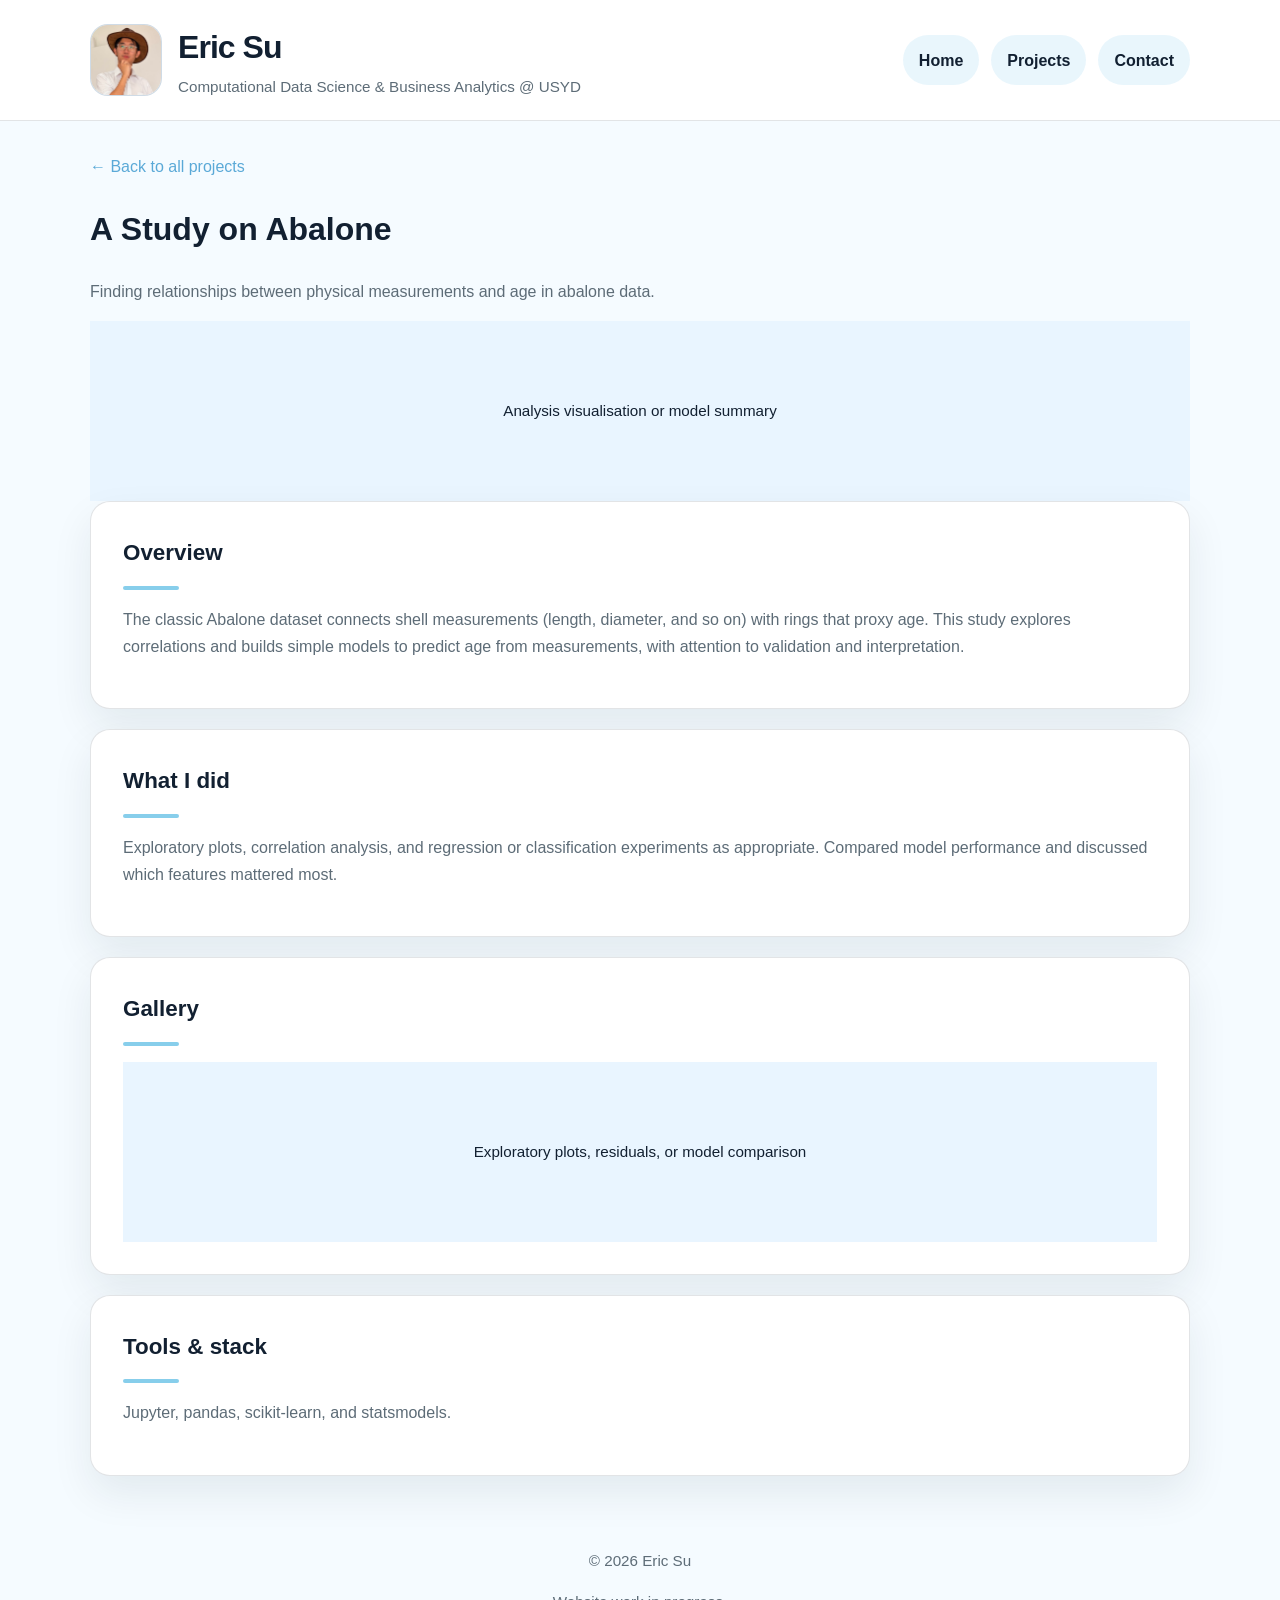
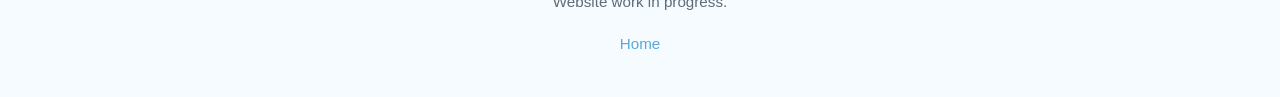
<file: projects/abalone-study.html>
<!DOCTYPE html>
<html lang="en">
<head>
  <meta charset="UTF-8" />
  <meta name="viewport" content="width=device-width, initial-scale=1.0" />
  <title>A Study on Abalone | Eric Su</title>
  <link rel="stylesheet" href="../style.css" />
</head>
<body class="site">

  <header class="site-header">
    <div class="site-header-inner">
      <div class="site-header-brand">
        <img
          class="site-avatar"
          src="../Images/pfp.png"
          alt="Eric Su"
          width="96"
          height="96"
          decoding="async"
        />
        <div class="site-header-text">
          <h1 class="site-title">Eric Su</h1>
          <p class="site-tagline">Computational Data Science &amp; Business Analytics @ USYD</p>
        </div>
      </div>
      <nav class="nav-main" aria-label="Primary">
        <a href="../index.html">Home</a>
        <a href="../index.html#projects">Projects</a>
        <a href="../index.html#contact">Contact</a>
      </nav>
    </div>
  </header>

  <main id="main">
    <nav class="back-nav" aria-label="Breadcrumb">
      <a href="../index.html#projects">← Back to all projects</a>
    </nav>

    <h1 class="page-title">A Study on Abalone</h1>
    <p class="detail-lead">
      Finding relationships between physical measurements and age in abalone data.
    </p>

    <div class="img-placeholder img-placeholder--hero" role="img" aria-label="Featured visual: analysis or modelling output">
      <span>Analysis visualisation or model summary</span>
    </div>

    <section>
      <h2>Overview</h2>
      <p>
        The classic Abalone dataset connects shell measurements (length, diameter, and so on) with rings that proxy age.
        This study explores correlations and builds simple models to predict age from measurements, with attention to
        validation and interpretation.
      </p>
    </section>

    <section>
      <h2>What I did</h2>
      <p>
        Exploratory plots, correlation analysis, and regression or classification experiments as appropriate. Compared
        model performance and discussed which features mattered most.
      </p>
    </section>

    <section>
      <h2>Gallery</h2>
      <div class="img-placeholder" role="img" aria-label="Additional figures: exploratory plots or diagnostics">
        <span>Exploratory plots, residuals, or model comparison</span>
      </div>
    </section>

    <section>
      <h2>Tools &amp; stack</h2>
      <p>Jupyter, pandas, scikit-learn, and statsmodels.</p>
    </section>
  </main>

  <footer class="site-footer">
    <p>© 2026 Eric Su</p>
    <p>Website work in progress.</p>
    <p><a href="../index.html">Home</a></p>
  </footer>
</body>
</html>
</file>
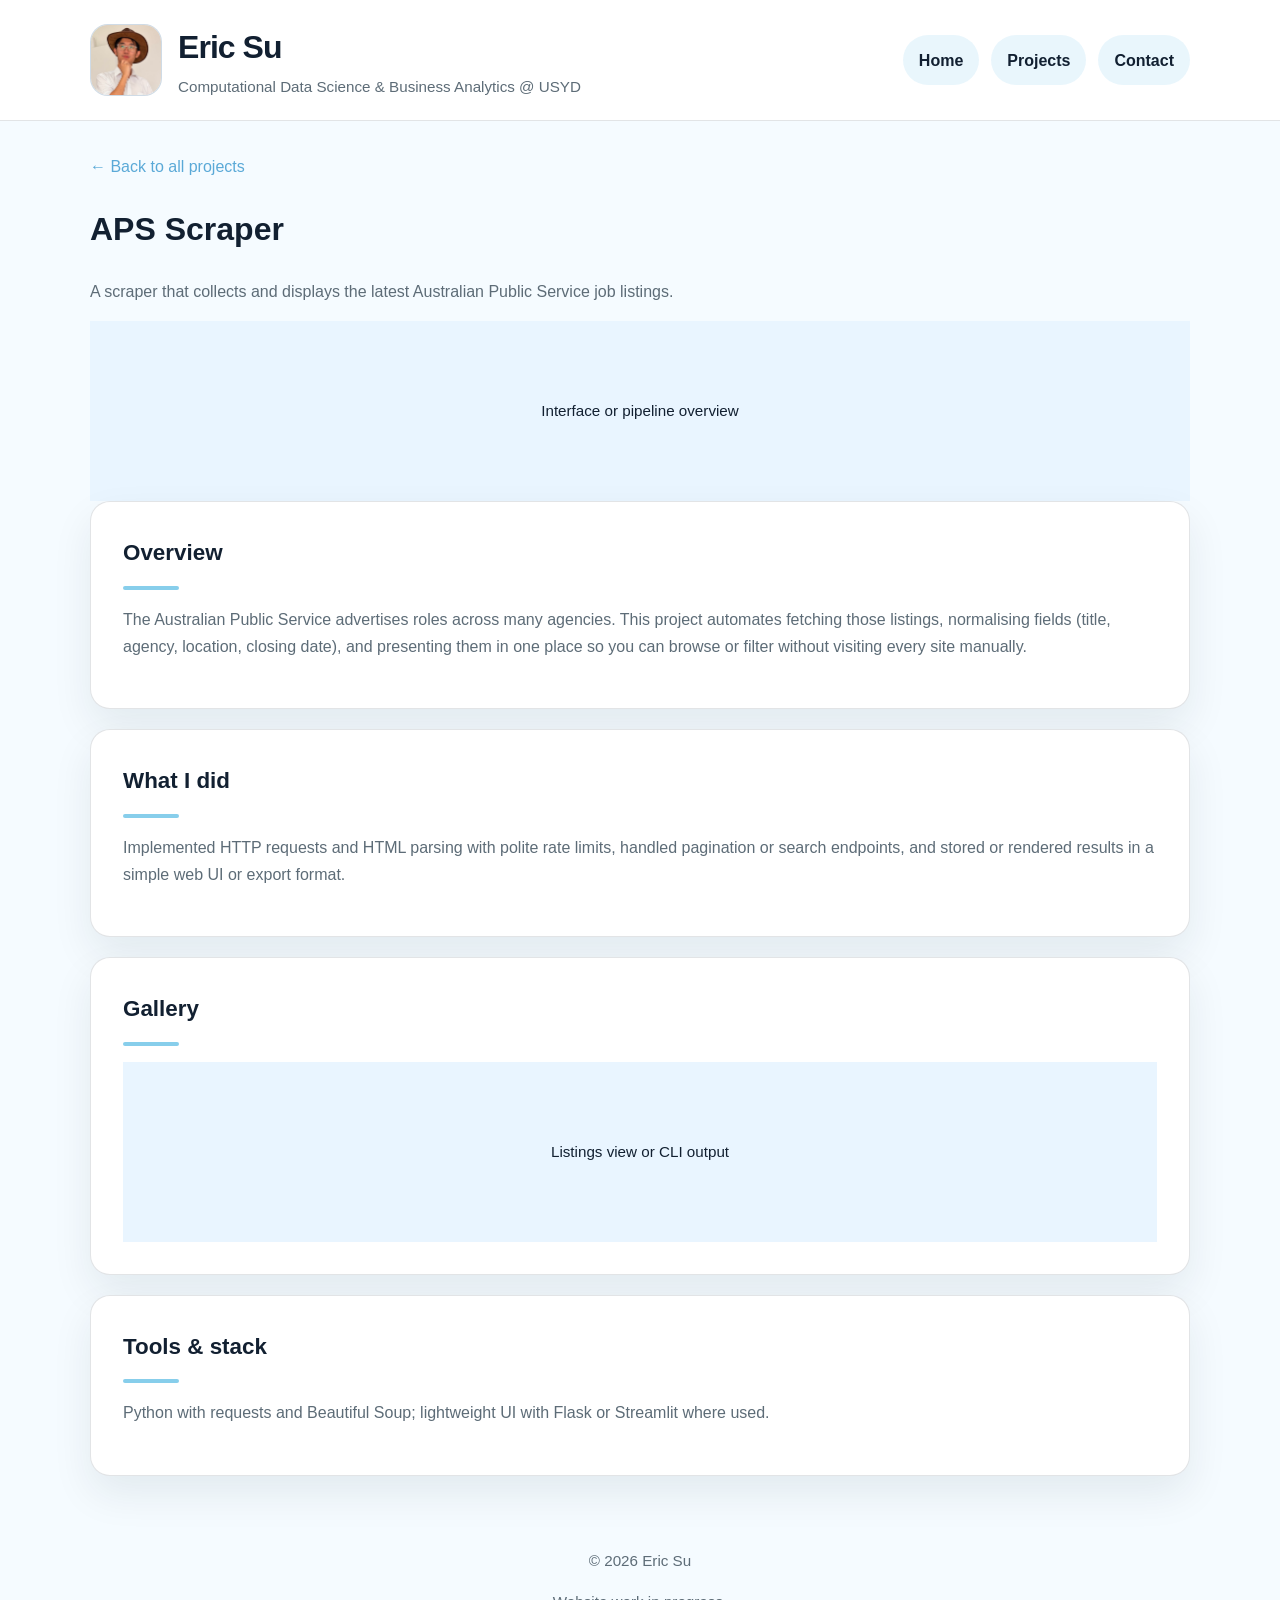
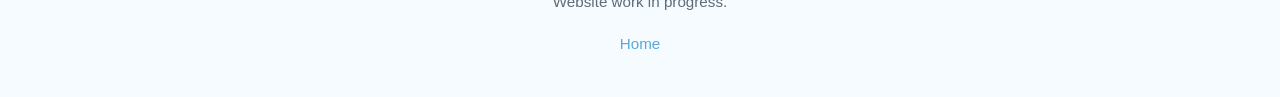
<file: projects/aps-scraper.html>
<!DOCTYPE html>
<html lang="en">
<head>
  <meta charset="UTF-8" />
  <meta name="viewport" content="width=device-width, initial-scale=1.0" />
  <title>APS Scraper | Eric Su</title>
  <link rel="stylesheet" href="../style.css" />
</head>
<body class="site">
  <header class="site-header">
    <div class="site-header-inner">
      <div class="site-header-brand">
        <img
          class="site-avatar"
          src="../Images/pfp.png"
          alt="Eric Su"
          width="96"
          height="96"
          decoding="async"
        />
        <div class="site-header-text">
          <h1 class="site-title">Eric Su</h1>
          <p class="site-tagline">Computational Data Science &amp; Business Analytics @ USYD</p>
        </div>
      </div>
      <nav class="nav-main" aria-label="Primary">
        <a href="../index.html">Home</a>
        <a href="../index.html#projects">Projects</a>
        <a href="../index.html#contact">Contact</a>
      </nav>
    </div>
  </header>

  <main id="main">
    <nav class="back-nav" aria-label="Breadcrumb">
      <a href="../index.html#projects">← Back to all projects</a>
    </nav>

    <h1 class="page-title">APS Scraper</h1>
    <p class="detail-lead">
      A scraper that collects and displays the latest Australian Public Service job listings.
    </p>

    <div class="img-placeholder img-placeholder--hero" role="img" aria-label="Featured visual: interface or pipeline overview">
      <span>Interface or pipeline overview</span>
    </div>

    <section>
      <h2>Overview</h2>
      <p>
        The Australian Public Service advertises roles across many agencies. This project automates fetching those
        listings, normalising fields (title, agency, location, closing date), and presenting them in one place so you
        can browse or filter without visiting every site manually.
      </p>
    </section>

    <section>
      <h2>What I did</h2>
      <p>
        Implemented HTTP requests and HTML parsing with polite rate limits, handled pagination or search endpoints, and
        stored or rendered results in a simple web UI or export format.
      </p>
    </section>

    <section>
      <h2>Gallery</h2>
      <div class="img-placeholder" role="img" aria-label="Additional screenshot: listings table or CLI output">
        <span>Listings view or CLI output</span>
      </div>
    </section>

    <section>
      <h2>Tools &amp; stack</h2>
      <p>Python with requests and Beautiful Soup; lightweight UI with Flask or Streamlit where used.</p>
    </section>
  </main>

  <footer class="site-footer">
    <p>© 2026 Eric Su</p>
    <p>Website work in progress.</p>
    <p><a href="../index.html">Home</a></p>
  </footer>
</body>
</html>
</file>
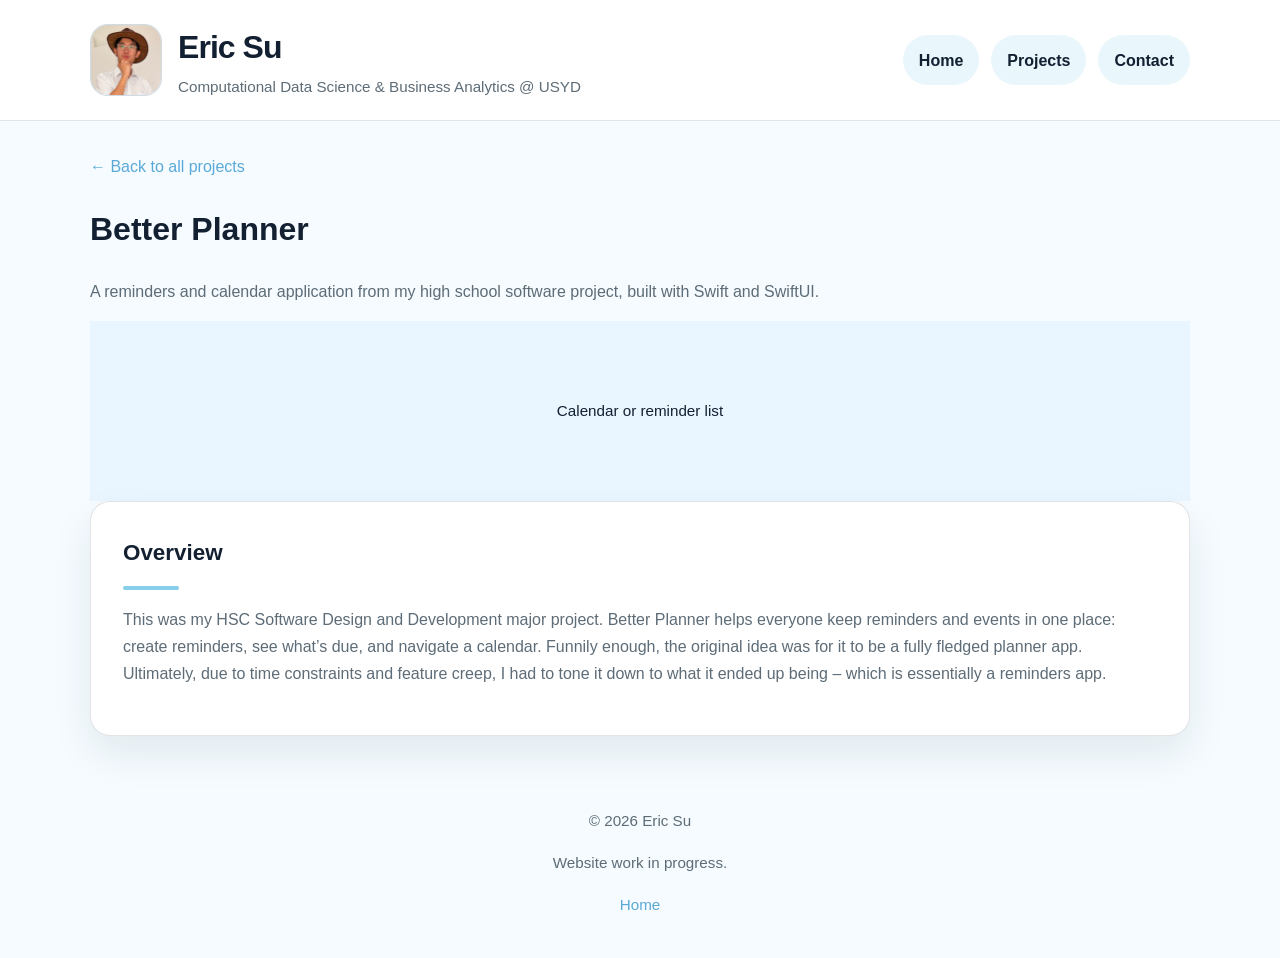
<file: projects/better-planner.html>
<!DOCTYPE html>
<html lang="en">
<head>
  <meta charset="UTF-8" />
  <meta name="viewport" content="width=device-width, initial-scale=1.0" />
  <title>Better Planner | Eric Su</title>
  <link rel="stylesheet" href="../style.css" />
</head>
<body class="site">
  <header class="site-header">
    <div class="site-header-inner">
      <div class="site-header-brand">
        <img
          class="site-avatar"
          src="../Images/pfp.png"
          alt="Eric Su"
          width="96"
          height="96"
          decoding="async"
        />
        <div class="site-header-text">
          <h1 class="site-title">Eric Su</h1>
          <p class="site-tagline">Computational Data Science &amp; Business Analytics @ USYD</p>
        </div>
      </div>
      <nav class="nav-main" aria-label="Primary">
        <a href="../index.html">Home</a>
        <a href="../index.html#projects">Projects</a>
        <a href="../index.html#contact">Contact</a>
      </nav>
    </div>
  </header>

  <main id="main">
    <nav class="back-nav" aria-label="Breadcrumb">
      <a href="../index.html#projects">← Back to all projects</a>
    </nav>

    <h1 class="page-title">Better Planner</h1>
    <p class="detail-lead">
      A reminders and calendar application from my high school software project, built with Swift and SwiftUI.
    </p>

    <div class="img-placeholder img-placeholder--hero" role="img" aria-label="Featured visual: calendar or reminder list">
      <span>Calendar or reminder list</span>
    </div>

    <section>
      <h2>Overview</h2>
      <p>
        This was my HSC Software Design and Development major project. Better Planner helps everyone keep reminders and events in one place: create reminders, see what’s due, and navigate a calendar. Funnily enough, the original idea was for it to be a fully fledged planner app. Ultimately, due to time constraints and feature creep, I had to tone it down to what it ended up being – which is essentially a reminders app.
      </p>
    </section>

  </main>

  <footer class="site-footer">
    <p>© 2026 Eric Su</p>
    <p>Website work in progress.</p>
    <p><a href="../index.html">Home</a></p>
  </footer>
</body>
</html>
</file>
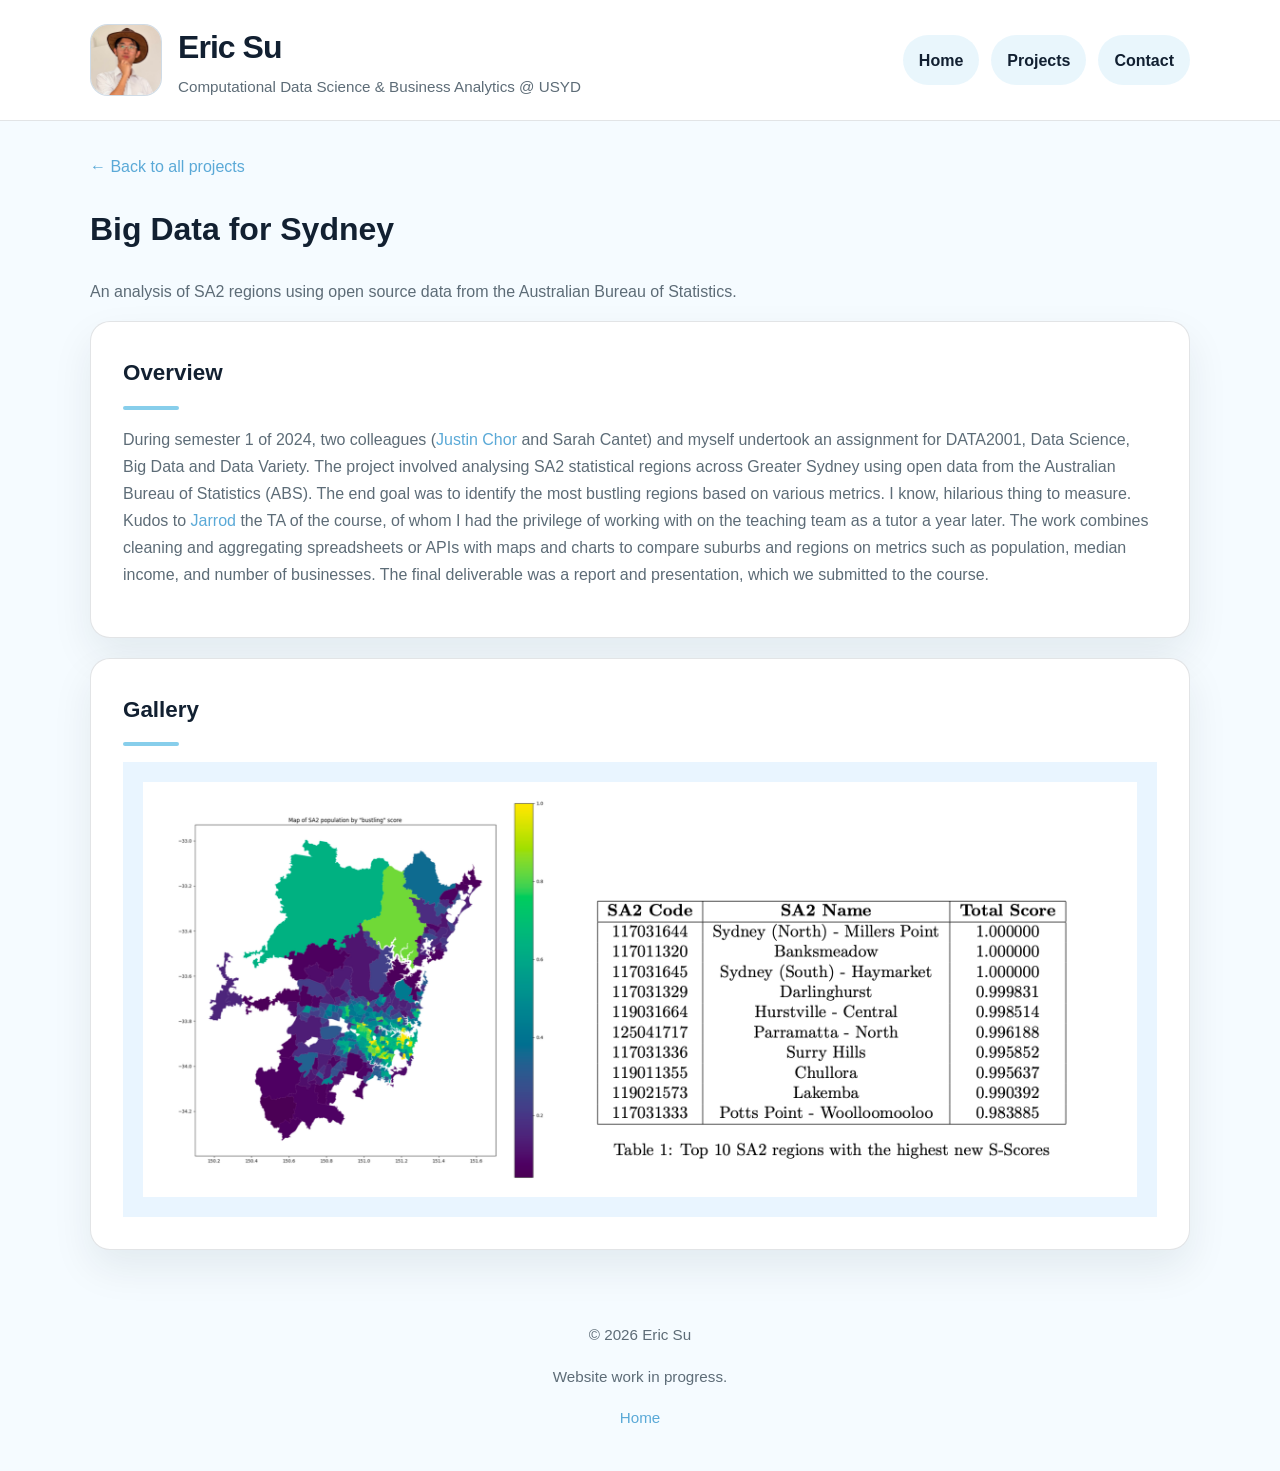
<file: projects/big-data-sydney.html>
<!DOCTYPE html>
<html lang="en">
<head>
  <meta charset="UTF-8" />
  <meta name="viewport" content="width=device-width, initial-scale=1.0" />
  <title>Big Data for Sydney | Eric Su</title>
  <link rel="stylesheet" href="../style.css" />
</head>
<body class="site">
  <header class="site-header">
    <div class="site-header-inner">
      <div class="site-header-brand">
        <img
          class="site-avatar"
          src="../Images/pfp.png"
          alt="Eric Su"
          width="96"
          height="96"
          decoding="async"
        />
        <div class="site-header-text">
          <h1 class="site-title">Eric Su</h1>
          <p class="site-tagline">Computational Data Science &amp; Business Analytics @ USYD</p>
        </div>
      </div>
      <nav class="nav-main" aria-label="Primary">
        <a href="../index.html">Home</a>
        <a href="../index.html#projects">Projects</a>
        <a href="../index.html#contact">Contact</a>
      </nav>
    </div>
  </header>

  <main id="main">
    <nav class="back-nav" aria-label="Breadcrumb">
      <a href="../index.html#projects">← Back to all projects</a>
    </nav>

    <h1 class="page-title">Big Data for Sydney</h1>
    <p class="detail-lead">
      An analysis of SA2 regions using open source data from the Australian Bureau of Statistics.
    </p>

    <section>
      <h2>Overview</h2>
      <p>
        During semester 1 of 2024, two colleagues (<a href="https://www.linkedin.com/in/justin-chor/">Justin Chor</a> and Sarah Cantet) and myself undertook an assignment for DATA2001, Data Science, Big Data and Data Variety. The project involved analysing SA2 statistical regions across Greater Sydney using open data from the Australian Bureau of Statistics (ABS).
        The end goal was to identify the most bustling regions based on various metrics. I know, hilarious thing to measure. Kudos to <a href="https://www.linkedin.com/in/jarrodjones99/">Jarrod</a> the TA of the course, of whom I had the privilege of working with on the teaching team as a tutor a year later. The work combines cleaning and aggregating spreadsheets or APIs with maps and charts to compare suburbs and regions on metrics such as population, median income, and number of businesses.
        The final deliverable was a report and presentation, which we submitted to the course.
      </p>
    </section>

    <section>
      <h2>Gallery</h2>
      <div class="img-placeholder" role="img" aria-label="Additional figures: maps, charts, or analysis output">
         <img
      class="detail-hero-image"
      src="../Images/Bustling Places/ABS.png"
      alt="Australian Bureau of Statistics — Big Data for Sydney"
      loading="lazy"
      decoding="async"
    />
      </div>
    </section>

  

  </main>

  <footer class="site-footer">
    <p>© 2026 Eric Su</p>
    <p>Website work in progress.</p>
    <p><a href="../index.html">Home</a></p>
  </footer>
</body>
</html>
</file>
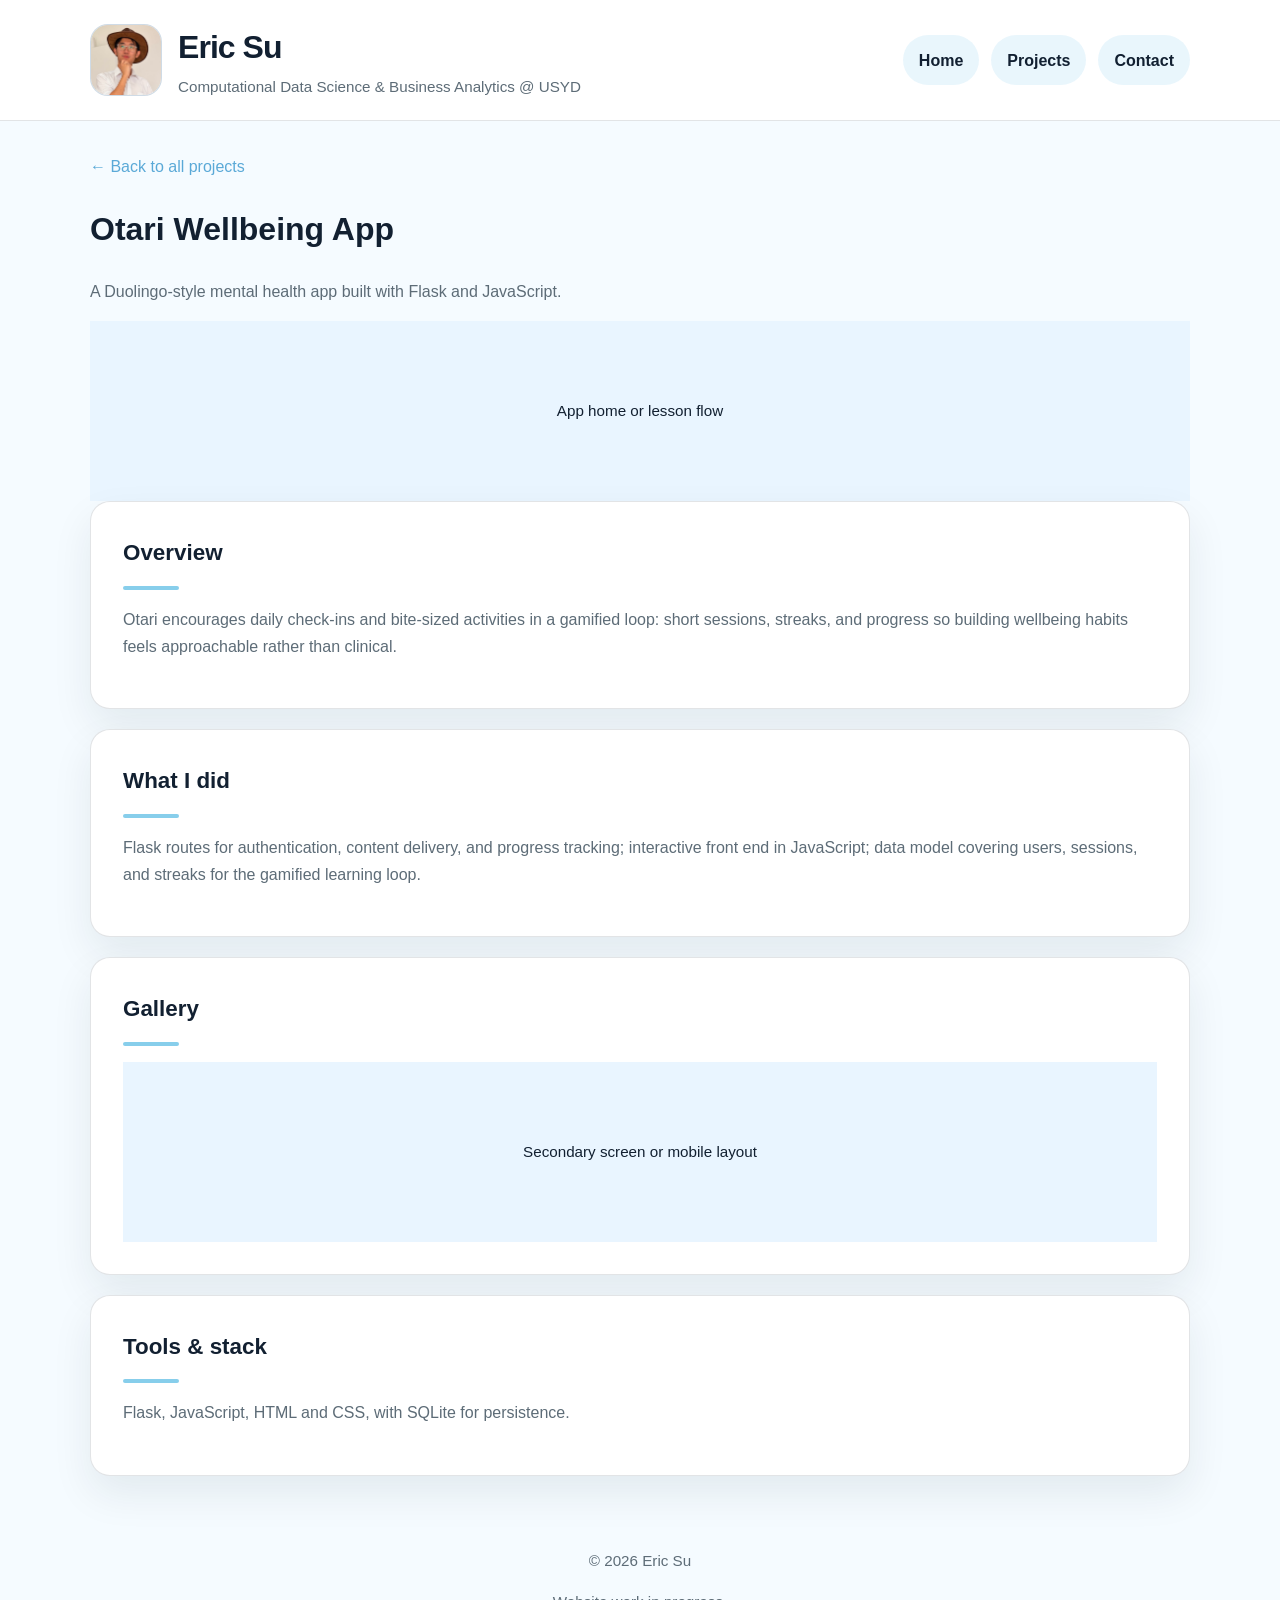
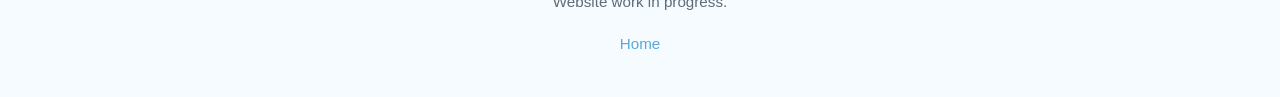
<file: projects/eczema-predictor.html>
<!DOCTYPE html>
<html lang="en">
<head>
  <meta charset="UTF-8" />
  <meta name="viewport" content="width=device-width, initial-scale=1.0" />
  <title>Otari Wellbeing App | Eric Su</title>
  <link rel="stylesheet" href="../style.css" />
</head>
<body class="site">

  <header class="site-header">
    <div class="site-header-inner">
      <div class="site-header-brand">
        <img
          class="site-avatar"
          src="../Images/pfp.png"
          alt="Eric Su"
          width="96"
          height="96"
          decoding="async"
        />
        <div class="site-header-text">
          <h1 class="site-title">Eric Su</h1>
          <p class="site-tagline">Computational Data Science &amp; Business Analytics @ USYD</p>
        </div>
      </div>
      <nav class="nav-main" aria-label="Primary">
        <a href="../index.html">Home</a>
        <a href="../index.html#projects">Projects</a>
        <a href="../index.html#contact">Contact</a>
      </nav>
    </div>
  </header>

  <main id="main">
    <nav class="back-nav" aria-label="Breadcrumb">
      <a href="../index.html#projects">← Back to all projects</a>
    </nav>

    <h1 class="page-title">Otari Wellbeing App</h1>
    <p class="detail-lead">
      A Duolingo-style mental health app built with Flask and JavaScript.
    </p>

    <div class="img-placeholder img-placeholder--hero" role="img" aria-label="Featured visual: app home or lesson flow">
      <span>App home or lesson flow</span>
    </div>

    <section>
      <h2>Overview</h2>
      <p>
        Otari encourages daily check-ins and bite-sized activities in a gamified loop: short sessions, streaks, and
        progress so building wellbeing habits feels approachable rather than clinical.
      </p>
    </section>

    <section>
      <h2>What I did</h2>
      <p>
        Flask routes for authentication, content delivery, and progress tracking; interactive front end in JavaScript;
        data model covering users, sessions, and streaks for the gamified learning loop.
      </p>
    </section>

    <section>
      <h2>Gallery</h2>
      <div class="img-placeholder" role="img" aria-label="Additional screen: secondary view or mobile layout">
        <span>Secondary screen or mobile layout</span>
      </div>
    </section>

    <section>
      <h2>Tools &amp; stack</h2>
      <p>Flask, JavaScript, HTML and CSS, with SQLite for persistence.</p>
    </section>
  </main>

  <footer class="site-footer">
    <p>© 2026 Eric Su</p>
    <p>Website work in progress.</p>
    <p><a href="../index.html">Home</a></p>
  </footer>
</body>
</html>
</file>
<file: style.css>
:root {
  --primary: #87CEEB;
  --primary-deep: #5aa9d7;
  --bg: #f5fbff;
  --surface: #ffffff;
  --surface-soft: #e9f5ff;
  --text: #122031;
  --muted: #5d6c77;
  --border: rgba(18, 32, 49, 0.12);
  --radius: 20px;
  --shadow-soft: 0 18px 40px rgba(18, 32, 49, 0.08);
  --max-width: 1140px;
  --font: "Inter", "Helvetica Neue", Arial, sans-serif;
}

* {
  box-sizing: border-box;
}

html {
  scroll-behavior: smooth;
}

body {
  margin: 0;
  min-height: 100%;
  font-family: var(--font);
  background: var(--bg);
  color: var(--text);
  line-height: 1.7;
  -webkit-font-smoothing: antialiased;
}

img {
  max-width: 100%;
  display: block;
}

a {
  color: var(--primary-deep);
  text-decoration: none;
}

a:hover {
  color: var(--text);
}

.site-header {
  background: var(--surface);
  border-bottom: 1px solid var(--border);
  position: sticky;
  top: 0;
  z-index: 10;
}

.site-header-inner {
  max-width: var(--max-width);
  margin: 0 auto;
  padding: 1.25rem 1.25rem;
  display: flex;
  align-items: center;
  gap: 1rem;
  flex-wrap: wrap;
}

.site-header-brand {
  display: flex;
  align-items: center;
  gap: 1rem;
}

.site-avatar {
  width: 72px;
  height: 72px;
  border-radius: 18px;
  object-fit: cover;
  border: 1px solid var(--border);
  background: var(--surface-soft);
}

.site-title {
  margin: 0;
  font-size: clamp(1.75rem, 2.5vw, 2.25rem);
  letter-spacing: -0.03em;
}

.site-tagline {
  margin: 0;
  color: var(--muted);
  font-size: 0.95rem;
}

.nav-main {
  margin-left: auto;
  display: flex;
  flex-wrap: wrap;
  gap: 0.75rem;
}

.nav-main a {
  display: inline-flex;
  align-items: center;
  justify-content: center;
  padding: 0.7rem 1rem;
  border-radius: 999px;
  background: rgba(135, 206, 235, 0.18);
  color: var(--text);
  font-weight: 600;
  transition: transform 0.2s ease, background 0.2s ease;
}

.nav-main a:hover,
.nav-main a[aria-current="page"] {
  background: var(--primary);
  color: #fff;
}

main {
  max-width: var(--max-width);
  margin: 2rem auto 3rem;
  padding: 0 1.25rem;
}

main > section {
  background: var(--surface);
  border: 1px solid var(--border);
  border-radius: var(--radius);
  padding: 2rem;
  box-shadow: var(--shadow-soft);
}

main > section + section {
  margin-top: 1.25rem;
}

h2 {
  margin: 0 0 1rem 0;
  color: var(--text);
  font-size: 1.4rem;
}

h2::after {
  content: "";
  display: block;
  width: 3.5rem;
  height: 4px;
  background: var(--primary);
  border-radius: 999px;
  margin-top: 0.85rem;
}

p {
  margin: 0 0 1rem 0;
  max-width: none;
  color: var(--muted);
}

.about-text {
  width: 100%;
  display: block;
}

.project-grid {
  display: grid;
  gap: 1.25rem;
  grid-template-columns: repeat(auto-fit, minmax(260px, 1fr));
  margin-top: 1.5rem;
}

.project-card {
  display: flex;
  flex-direction: column;
  border-radius: 18px;
  overflow: hidden;
  border: 1px solid var(--border);
  background: var(--surface);
  transition: transform 0.25s ease, box-shadow 0.25s ease;
}

.project-card:hover {
  transform: translateY(-4px);
  box-shadow: 0 18px 40px rgba(18, 32, 49, 0.12);
}

.content-image {
  width: 100%;
  aspect-ratio: 16 / 10;
  object-fit: cover;
}

.img-placeholder {
  min-height: 180px;
  padding: 1.25rem;
  display: flex;
  align-items: center;
  justify-content: center;
  background: var(--surface-soft);
  color: var(--text);
  font-size: 0.95rem;
  text-align: center;
}

.project-card-body {
  padding: 1.35rem;
  display: flex;
  flex-direction: column;
  gap: 0.75rem;
}

.project-card h3 {
  margin: 0;
  font-size: 1.05rem;
}

.project-card h3 a {
  color: var(--text);
}

.project-card-body p {
  margin: 0;
  color: var(--muted);
}

.project-link {
  margin-top: auto;
  align-self: flex-start;
  display: inline-flex;
  align-items: center;
  gap: 0.35rem;
  padding: 0.75rem 1rem;
  border-radius: 999px;
  background: var(--primary);
  color: #fff;
  font-size: 0.95rem;
  font-weight: 700;
  transition: transform 0.2s ease;
}

.project-link:hover {
  transform: translateY(-2px);
}

.contact-block p {
  margin: 0 0 0.85rem 0;
  color: var(--muted);
}

.contact-block a {
  color: var(--primary-deep);
  font-weight: 700;
}

.site-footer {
  max-width: var(--max-width);
  margin: 0 auto;
  padding: 1.5rem 1.25rem;
  text-align: center;
  color: var(--muted);
  font-size: 0.95rem;
}

@media (max-width: 780px) {
  .site-header-inner {
    flex-direction: column;
    align-items: flex-start;
  }

  .nav-main {
    width: 100%;
    justify-content: flex-start;
  }

  main {
    margin: 1.5rem auto;
  }

  main > section {
    padding: 1.5rem;
  }

  .project-link {
    width: 100%;
    justify-content: center;
  }
}
</file>
